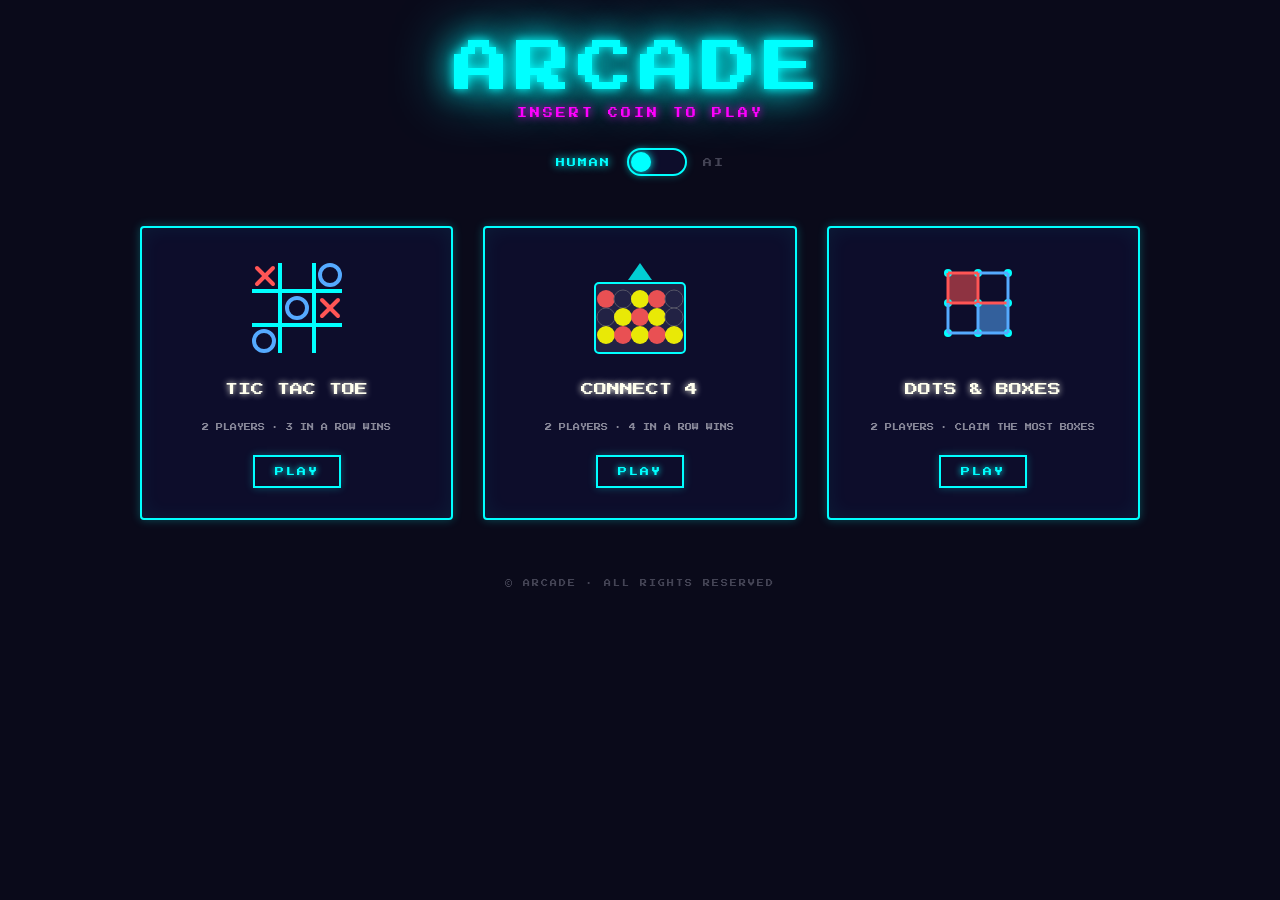
<file: Arcade/index.html>
<!DOCTYPE html>
<html lang="en">
<head>
  <meta charset="UTF-8">
  <meta name="viewport" content="width=device-width, initial-scale=1.0">
  <title>Arcade</title>
  <link href="https://fonts.googleapis.com/css2?family=Press+Start+2P&display=swap" rel="stylesheet">
  <link rel="stylesheet" href="css/arcade.css">
</head>
<body>

  <div class="title">ARCADE</div>
  <div class="subtitle">INSERT COIN TO PLAY</div>

  <div class="toggle-wrap">
    <span class="toggle-label human" id="label-human">HUMAN</span>
    <div class="toggle-track" id="toggle" onclick="switchMode()">
      <div class="toggle-knob"></div>
    </div>
    <span class="toggle-label ai dim" id="label-ai">AI</span>
  </div>

  <!-- Human vs Human games -->
  <div class="games-section active" id="section-human">
    <div class="games-grid">

      <a class="game-card" href="tictactoe.html">
        <svg class="game-icon" viewBox="0 0 100 100">
          <line x1="33" y1="5" x2="33" y2="95" stroke="#0ff" stroke-width="4"/>
          <line x1="67" y1="5" x2="67" y2="95" stroke="#0ff" stroke-width="4"/>
          <line x1="5" y1="33" x2="95" y2="33" stroke="#0ff" stroke-width="4"/>
          <line x1="5" y1="67" x2="95" y2="67" stroke="#0ff" stroke-width="4"/>
          <line x1="10" y1="10" x2="26" y2="26" stroke="#f55" stroke-width="4" stroke-linecap="round"/>
          <line x1="26" y1="10" x2="10" y2="26" stroke="#f55" stroke-width="4" stroke-linecap="round"/>
          <circle cx="50" cy="50" r="10" stroke="#5af" stroke-width="4" fill="none"/>
          <line x1="75" y1="58" x2="91" y2="42" stroke="#f55" stroke-width="4" stroke-linecap="round"/>
          <line x1="75" y1="42" x2="91" y2="58" stroke="#f55" stroke-width="4" stroke-linecap="round"/>
          <circle cx="17" cy="83" r="10" stroke="#5af" stroke-width="4" fill="none"/>
          <circle cx="83" cy="17" r="10" stroke="#5af" stroke-width="4" fill="none"/>
        </svg>
        <div class="game-name">TIC TAC TOE</div>
        <div class="game-desc">2 PLAYERS · 3 IN A ROW WINS</div>
        <button class="play-btn">PLAY</button>
      </a>

      <a class="game-card" href="connect4.html">
        <svg class="game-icon" viewBox="0 0 100 100">
          <rect x="5" y="25" width="90" height="70" rx="4" fill="#224" stroke="#0ff" stroke-width="2"/>
          <circle cx="16" cy="41" r="9" fill="#f55" opacity="0.9"/>
          <circle cx="33" cy="41" r="9" fill="#224" stroke="#556" stroke-width="1"/>
          <circle cx="50" cy="41" r="9" fill="#ff0" opacity="0.9"/>
          <circle cx="67" cy="41" r="9" fill="#f55" opacity="0.9"/>
          <circle cx="84" cy="41" r="9" fill="#224" stroke="#556" stroke-width="1"/>
          <circle cx="16" cy="59" r="9" fill="#224" stroke="#556" stroke-width="1"/>
          <circle cx="33" cy="59" r="9" fill="#ff0" opacity="0.9"/>
          <circle cx="50" cy="59" r="9" fill="#f55" opacity="0.9"/>
          <circle cx="67" cy="59" r="9" fill="#ff0" opacity="0.9"/>
          <circle cx="84" cy="59" r="9" fill="#224" stroke="#556" stroke-width="1"/>
          <circle cx="16" cy="77" r="9" fill="#ff0" opacity="0.9"/>
          <circle cx="33" cy="77" r="9" fill="#f55" opacity="0.9"/>
          <circle cx="50" cy="77" r="9" fill="#ff0" opacity="0.9"/>
          <circle cx="67" cy="77" r="9" fill="#f55" opacity="0.9"/>
          <circle cx="84" cy="77" r="9" fill="#ff0" opacity="0.9"/>
          <polygon points="50,5 38,22 62,22" fill="#0ff" opacity="0.8"/>
        </svg>
        <div class="game-name">CONNECT 4</div>
        <div class="game-desc">2 PLAYERS · 4 IN A ROW WINS</div>
        <button class="play-btn">PLAY</button>
      </a>

      <a class="game-card" href="dotsandboxes.html">
        <svg class="game-icon" viewBox="0 0 100 100">
          <rect x="15" y="15" width="30" height="30" fill="#f558" stroke="none"/>
          <rect x="45" y="45" width="30" height="30" fill="#5af8" stroke="none"/>
          <circle cx="15" cy="15" r="4" fill="#0ff"/>
          <circle cx="45" cy="15" r="4" fill="#0ff"/>
          <circle cx="75" cy="15" r="4" fill="#0ff"/>
          <circle cx="15" cy="45" r="4" fill="#0ff"/>
          <circle cx="45" cy="45" r="4" fill="#0ff"/>
          <circle cx="75" cy="45" r="4" fill="#0ff"/>
          <circle cx="15" cy="75" r="4" fill="#0ff"/>
          <circle cx="45" cy="75" r="4" fill="#0ff"/>
          <circle cx="75" cy="75" r="4" fill="#0ff"/>
          <line x1="15" y1="15" x2="45" y2="15" stroke="#f55" stroke-width="3"/>
          <line x1="45" y1="15" x2="75" y2="15" stroke="#5af" stroke-width="3"/>
          <line x1="15" y1="45" x2="45" y2="45" stroke="#f55" stroke-width="3"/>
          <line x1="45" y1="45" x2="75" y2="45" stroke="#f55" stroke-width="3"/>
          <line x1="15" y1="75" x2="45" y2="75" stroke="#5af" stroke-width="3"/>
          <line x1="45" y1="75" x2="75" y2="75" stroke="#5af" stroke-width="3"/>
          <line x1="15" y1="15" x2="15" y2="45" stroke="#f55" stroke-width="3"/>
          <line x1="45" y1="15" x2="45" y2="45" stroke="#f55" stroke-width="3"/>
          <line x1="75" y1="15" x2="75" y2="45" stroke="#5af" stroke-width="3"/>
          <line x1="15" y1="45" x2="15" y2="75" stroke="#5af" stroke-width="3"/>
          <line x1="45" y1="45" x2="45" y2="75" stroke="#5af" stroke-width="3"/>
          <line x1="75" y1="45" x2="75" y2="75" stroke="#5af" stroke-width="3"/>
        </svg>
        <div class="game-name">DOTS & BOXES</div>
        <div class="game-desc">2 PLAYERS · CLAIM THE MOST BOXES</div>
        <button class="play-btn">PLAY</button>
      </a>

    </div>
  </div>

  <!-- AI games -->
  <div class="games-section" id="section-ai">
    <div class="games-grid">

      <!-- TTT AI: grid #0ff→#f0f, X #f55→#5af, O #5af→#f55 -->
      <a class="game-card" href="tictactoe-ai.html">
        <svg class="game-icon" viewBox="0 0 100 100">
          <line x1="33" y1="5" x2="33" y2="95" stroke="#f0f" stroke-width="4"/>
          <line x1="67" y1="5" x2="67" y2="95" stroke="#f0f" stroke-width="4"/>
          <line x1="5" y1="33" x2="95" y2="33" stroke="#f0f" stroke-width="4"/>
          <line x1="5" y1="67" x2="95" y2="67" stroke="#f0f" stroke-width="4"/>
          <line x1="10" y1="10" x2="26" y2="26" stroke="#5af" stroke-width="4" stroke-linecap="round"/>
          <line x1="26" y1="10" x2="10" y2="26" stroke="#5af" stroke-width="4" stroke-linecap="round"/>
          <circle cx="50" cy="50" r="10" stroke="#f55" stroke-width="4" fill="none"/>
          <line x1="75" y1="58" x2="91" y2="42" stroke="#5af" stroke-width="4" stroke-linecap="round"/>
          <line x1="75" y1="42" x2="91" y2="58" stroke="#5af" stroke-width="4" stroke-linecap="round"/>
          <circle cx="17" cy="83" r="10" stroke="#f55" stroke-width="4" fill="none"/>
          <circle cx="83" cy="17" r="10" stroke="#f55" stroke-width="4" fill="none"/>
        </svg>
        <div class="game-name">TIC TAC TOE</div>
        <div class="coming-tag">VS AI</div>
        <div class="game-desc">CHALLENGE THE MACHINE</div>
        <button class="play-btn">PLAY</button>
      </a>

      <!-- Connect4 AI: board border #0ff→#f0f, arrow #0ff→#f0f, red #f55→#5af, yellow stays -->
      <a class="game-card coming-soon">
        <svg class="game-icon" viewBox="0 0 100 100">
          <rect x="5" y="25" width="90" height="70" rx="4" fill="#224" stroke="#f0f" stroke-width="2"/>
          <circle cx="16" cy="41" r="9" fill="#5af" opacity="0.9"/>
          <circle cx="33" cy="41" r="9" fill="#224" stroke="#556" stroke-width="1"/>
          <circle cx="50" cy="41" r="9" fill="#ff0" opacity="0.9"/>
          <circle cx="67" cy="41" r="9" fill="#5af" opacity="0.9"/>
          <circle cx="84" cy="41" r="9" fill="#224" stroke="#556" stroke-width="1"/>
          <circle cx="16" cy="59" r="9" fill="#224" stroke="#556" stroke-width="1"/>
          <circle cx="33" cy="59" r="9" fill="#ff0" opacity="0.9"/>
          <circle cx="50" cy="59" r="9" fill="#5af" opacity="0.9"/>
          <circle cx="67" cy="59" r="9" fill="#ff0" opacity="0.9"/>
          <circle cx="84" cy="59" r="9" fill="#224" stroke="#556" stroke-width="1"/>
          <circle cx="16" cy="77" r="9" fill="#ff0" opacity="0.9"/>
          <circle cx="33" cy="77" r="9" fill="#5af" opacity="0.9"/>
          <circle cx="50" cy="77" r="9" fill="#ff0" opacity="0.9"/>
          <circle cx="67" cy="77" r="9" fill="#5af" opacity="0.9"/>
          <circle cx="84" cy="77" r="9" fill="#ff0" opacity="0.9"/>
          <polygon points="50,5 38,22 62,22" fill="#f0f" opacity="0.8"/>
        </svg>
        <div class="game-name">CONNECT 4</div>
        <div class="coming-tag">VS AI</div>
        <div class="game-desc">CAN YOU BEAT THE BOT?</div>
        <button class="play-btn">COMING SOON</button>
      </a>

      <!-- Dots AI: dots #0ff→#f0f, box fills #f55→#5af & #5af→#f55, lines same swap -->
      <a class="game-card coming-soon">
        <svg class="game-icon" viewBox="0 0 100 100">
          <rect x="15" y="15" width="30" height="30" fill="#5af8" stroke="none"/>
          <rect x="45" y="45" width="30" height="30" fill="#f558" stroke="none"/>
          <circle cx="15" cy="15" r="4" fill="#f0f"/>
          <circle cx="45" cy="15" r="4" fill="#f0f"/>
          <circle cx="75" cy="15" r="4" fill="#f0f"/>
          <circle cx="15" cy="45" r="4" fill="#f0f"/>
          <circle cx="45" cy="45" r="4" fill="#f0f"/>
          <circle cx="75" cy="45" r="4" fill="#f0f"/>
          <circle cx="15" cy="75" r="4" fill="#f0f"/>
          <circle cx="45" cy="75" r="4" fill="#f0f"/>
          <circle cx="75" cy="75" r="4" fill="#f0f"/>
          <line x1="15" y1="15" x2="45" y2="15" stroke="#5af" stroke-width="3"/>
          <line x1="45" y1="15" x2="75" y2="15" stroke="#f55" stroke-width="3"/>
          <line x1="15" y1="45" x2="45" y2="45" stroke="#5af" stroke-width="3"/>
          <line x1="45" y1="45" x2="75" y2="45" stroke="#5af" stroke-width="3"/>
          <line x1="15" y1="75" x2="45" y2="75" stroke="#f55" stroke-width="3"/>
          <line x1="45" y1="75" x2="75" y2="75" stroke="#f55" stroke-width="3"/>
          <line x1="15" y1="15" x2="15" y2="45" stroke="#5af" stroke-width="3"/>
          <line x1="45" y1="15" x2="45" y2="45" stroke="#5af" stroke-width="3"/>
          <line x1="75" y1="15" x2="75" y2="45" stroke="#f55" stroke-width="3"/>
          <line x1="15" y1="45" x2="15" y2="75" stroke="#f55" stroke-width="3"/>
          <line x1="45" y1="45" x2="45" y2="75" stroke="#f55" stroke-width="3"/>
          <line x1="75" y1="45" x2="75" y2="75" stroke="#f55" stroke-width="3"/>
        </svg>
        <div class="game-name">DOTS & BOXES</div>
        <div class="coming-tag">VS AI</div>
        <div class="game-desc">OUTSMART THE ALGORITHM</div>
        <button class="play-btn">COMING SOON</button>
      </a>

    </div>
  </div>

  <footer>© ARCADE · ALL RIGHTS RESERVED</footer>

  <script>
    let isAI = false;

    function switchMode() {
      isAI = !isAI;
      document.getElementById('toggle').classList.toggle('ai-mode', isAI);
      document.getElementById('label-human').classList.toggle('dim', isAI);
      document.getElementById('label-ai').classList.toggle('dim', !isAI);
      document.getElementById('section-human').classList.toggle('active', !isAI);
      document.getElementById('section-ai').classList.toggle('active', isAI);
    }
  </script>

</body>
</html>
</file>
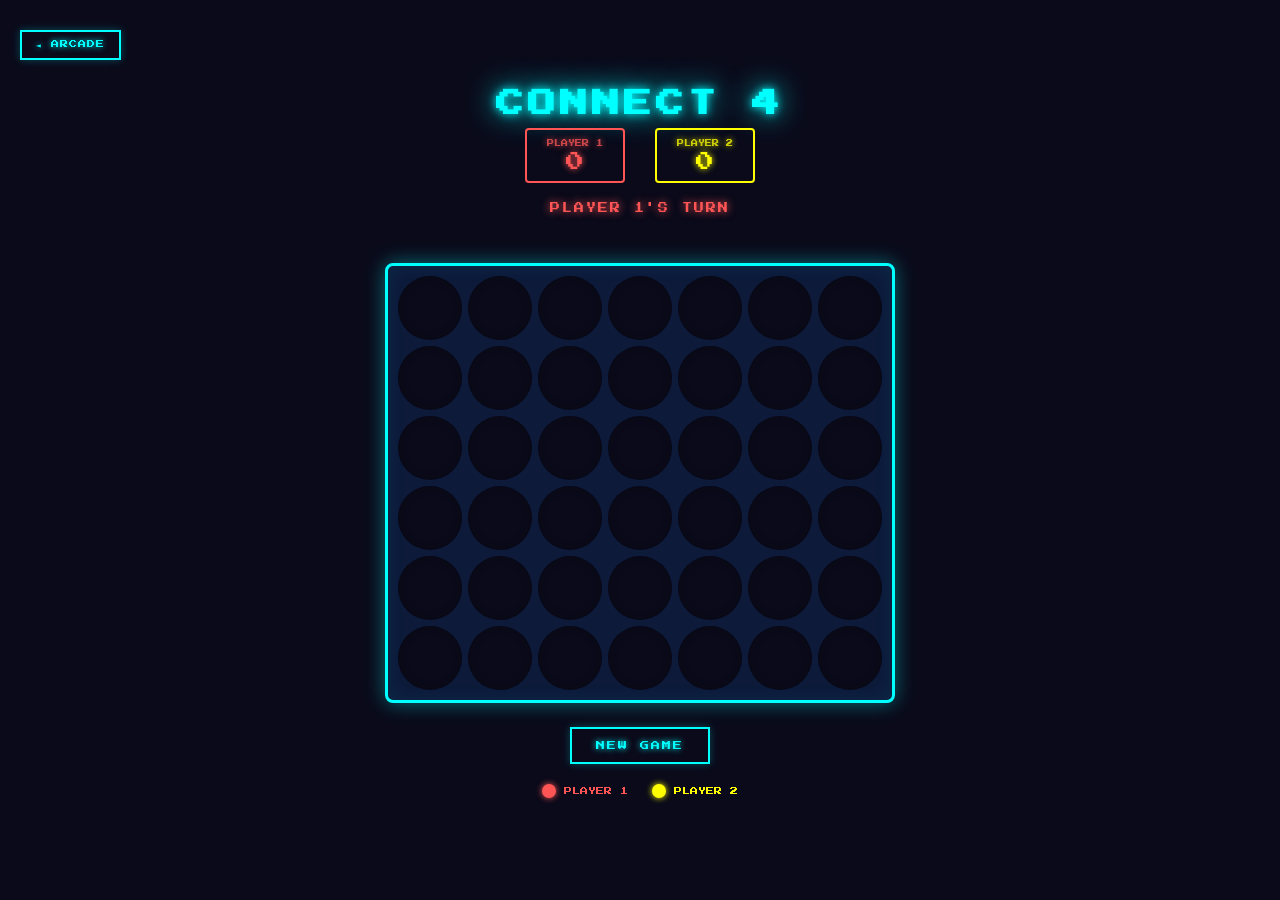
<file: Arcade/connect4.html>
<!DOCTYPE html>
<html lang="en">
<head>
  <meta charset="UTF-8">
  <meta name="viewport" content="width=device-width, initial-scale=1.0">
  <title>Connect 4</title>
  <link href="https://fonts.googleapis.com/css2?family=Press+Start+2P&display=swap" rel="stylesheet">
  <style>
    *, *::before, *::after { box-sizing: border-box; margin: 0; padding: 0; }

    body {
      background: #0a0a1a;
      color: #fff;
      font-family: 'Press Start 2P', monospace;
      min-height: 100vh;
      display: flex;
      flex-direction: column;
      align-items: center;
      padding: 30px 20px;
    }

    .back-btn {
      align-self: flex-start;
      font-family: 'Press Start 2P', monospace;
      font-size: 8px;
      background: transparent;
      border: 2px solid #0ff;
      color: #0ff;
      padding: 8px 14px;
      cursor: pointer;
      letter-spacing: 1px;
      text-decoration: none;
      text-shadow: 0 0 6px #0ff;
      box-shadow: 0 0 8px #0ff4;
      transition: all 0.2s;
      margin-bottom: 30px;
    }
    .back-btn:hover { border-color: #f0f; color: #f0f; text-shadow: 0 0 6px #f0f; }

    h1 {
      font-size: clamp(16px, 4vw, 28px);
      color: #0ff;
      text-shadow: 0 0 10px #0ff, 0 0 30px #0ff;
      letter-spacing: 4px;
      margin-bottom: 10px;
    }

    .scoreboard {
      display: flex;
      gap: 30px;
      margin-bottom: 20px;
      font-size: 9px;
    }

    .score-block {
      text-align: center;
      padding: 10px 20px;
      border: 2px solid #333;
      border-radius: 4px;
    }
    .score-block.p1 { border-color: #f55; color: #f55; text-shadow: 0 0 6px #f55; }
    .score-block.p2 { border-color: #ff0; color: #ff0; text-shadow: 0 0 6px #ff0; }
    .score-label { font-size: 7px; margin-bottom: 6px; opacity: 0.8; }
    .score-value { font-size: 18px; }

    .status {
      font-size: 10px;
      margin-bottom: 16px;
      min-height: 20px;
      letter-spacing: 2px;
      text-shadow: 0 0 8px currentColor;
    }

    .drop-indicators {
      display: flex;
      gap: 6px;
      margin-bottom: 4px;
    }

    .drop-arrow {
      width: clamp(44px, 9vw, 64px);
      height: 20px;
      display: flex;
      align-items: center;
      justify-content: center;
      font-size: 14px;
      cursor: pointer;
      color: transparent;
      transition: color 0.15s;
      user-select: none;
    }

    .drop-arrow:hover { color: #fff; }
    .drop-arrow.p1-hover { color: #f55; text-shadow: 0 0 8px #f55; }
    .drop-arrow.p2-hover { color: #ff0; text-shadow: 0 0 8px #ff0; }

    .board-wrap {
      background: #0d1a3a;
      border: 3px solid #0ff;
      border-radius: 8px;
      padding: 10px;
      box-shadow: 0 0 20px #0ff6, inset 0 0 20px #0ff1;
      margin-bottom: 24px;
    }

    .board {
      display: grid;
      grid-template-columns: repeat(7, 1fr);
      gap: 6px;
    }

    .cell {
      width: clamp(44px, 9vw, 64px);
      height: clamp(44px, 9vw, 64px);
      border-radius: 50%;
      background: #0a0a1a;
      box-shadow: inset 0 0 8px #0004;
      transition: background 0.2s, box-shadow 0.2s;
    }

    .cell.p1 {
      background: #f55;
      box-shadow: 0 0 10px #f55, 0 0 20px #f554, inset 0 2px 4px #fff3;
    }

    .cell.p2 {
      background: #ff0;
      box-shadow: 0 0 10px #ff0, 0 0 20px #ff06, inset 0 2px 4px #fff3;
    }

    .cell.win-cell {
      animation: glow 0.5s ease-in-out infinite alternate;
    }

    @keyframes glow {
      from { filter: brightness(1); }
      to   { filter: brightness(1.8); }
    }

    .btn {
      font-family: 'Press Start 2P', monospace;
      font-size: 9px;
      background: transparent;
      border: 2px solid #0ff;
      color: #0ff;
      padding: 12px 24px;
      cursor: pointer;
      letter-spacing: 2px;
      text-shadow: 0 0 6px #0ff;
      box-shadow: 0 0 8px #0ff4;
      transition: all 0.2s;
    }
    .btn:hover { border-color: #f0f; color: #f0f; text-shadow: 0 0 6px #f0f; box-shadow: 0 0 12px #f0f6; }

    .legend {
      display: flex;
      gap: 24px;
      margin-top: 20px;
      font-size: 8px;
    }
    .legend-item { display: flex; align-items: center; gap: 8px; }
    .legend-dot { width: 14px; height: 14px; border-radius: 50%; }
    .legend-dot.p1 { background: #f55; box-shadow: 0 0 6px #f55; }
    .legend-dot.p2 { background: #ff0; box-shadow: 0 0 6px #ff0; }
  </style>
</head>
<body>

  <a class="back-btn" href="index.html">◄ ARCADE</a>
  <h1>CONNECT 4</h1>

  <div class="scoreboard">
    <div class="score-block p1">
      <div class="score-label">PLAYER 1</div>
      <div class="score-value" id="score-p1">0</div>
    </div>
    <div class="score-block p2">
      <div class="score-label">PLAYER 2</div>
      <div class="score-value" id="score-p2">0</div>
    </div>
  </div>

  <div class="status" id="status"></div>

  <div class="drop-indicators" id="arrows"></div>

  <div class="board-wrap">
    <div class="board" id="board"></div>
  </div>

  <button class="btn" id="reset-btn">NEW GAME</button>

  <div class="legend">
    <div class="legend-item"><div class="legend-dot p1"></div><span style="color:#f55">PLAYER 1</span></div>
    <div class="legend-item"><div class="legend-dot p2"></div><span style="color:#ff0">PLAYER 2</span></div>
  </div>

  <script src="js/human.js"></script>

</body>
</html>
</file>
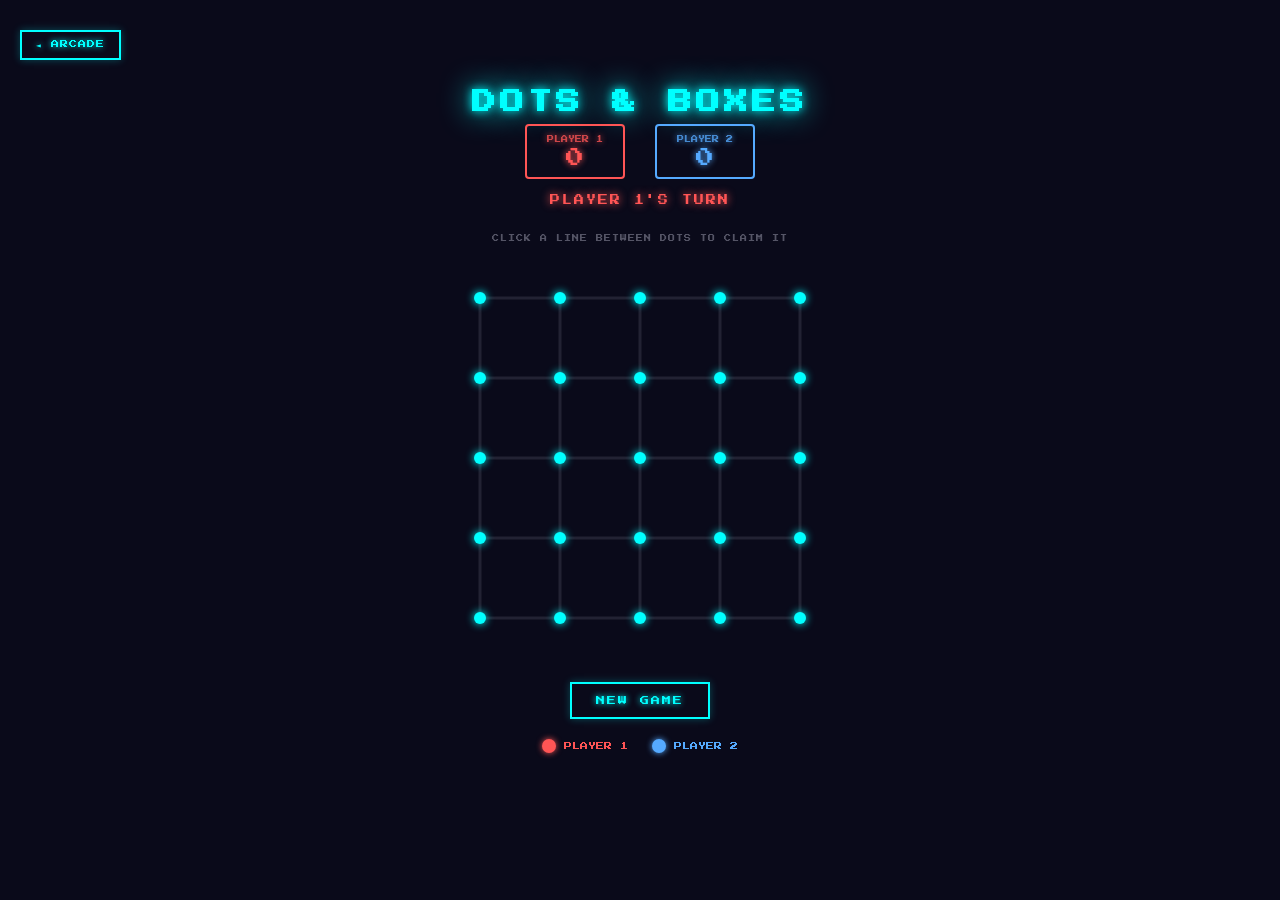
<file: Arcade/dotsandboxes.html>
<!DOCTYPE html>
<html lang="en">
<head>
  <meta charset="UTF-8">
  <meta name="viewport" content="width=device-width, initial-scale=1.0">
  <title>Dots & Boxes</title>
  <link href="https://fonts.googleapis.com/css2?family=Press+Start+2P&display=swap" rel="stylesheet">
  <style>
    *, *::before, *::after { box-sizing: border-box; margin: 0; padding: 0; }

    body {
      background: #0a0a1a;
      color: #fff;
      font-family: 'Press Start 2P', monospace;
      min-height: 100vh;
      display: flex;
      flex-direction: column;
      align-items: center;
      padding: 30px 20px;
    }

    .back-btn {
      align-self: flex-start;
      font-family: 'Press Start 2P', monospace;
      font-size: 8px;
      background: transparent;
      border: 2px solid #0ff;
      color: #0ff;
      padding: 8px 14px;
      cursor: pointer;
      letter-spacing: 1px;
      text-decoration: none;
      text-shadow: 0 0 6px #0ff;
      box-shadow: 0 0 8px #0ff4;
      transition: all 0.2s;
      margin-bottom: 30px;
    }
    .back-btn:hover { border-color: #f0f; color: #f0f; text-shadow: 0 0 6px #f0f; }

    h1 {
      font-size: clamp(14px, 3.5vw, 24px);
      color: #0ff;
      text-shadow: 0 0 10px #0ff, 0 0 30px #0ff;
      letter-spacing: 4px;
      margin-bottom: 10px;
    }

    .scoreboard {
      display: flex;
      gap: 30px;
      margin-bottom: 16px;
      font-size: 9px;
    }

    .score-block {
      text-align: center;
      padding: 10px 20px;
      border: 2px solid #333;
      border-radius: 4px;
    }
    .score-block.p1 { border-color: #f55; color: #f55; text-shadow: 0 0 6px #f55; }
    .score-block.p2 { border-color: #5af; color: #5af; text-shadow: 0 0 6px #5af; }
    .score-label { font-size: 7px; margin-bottom: 6px; opacity: 0.8; }
    .score-value { font-size: 18px; }

    .status {
      font-size: 10px;
      margin-bottom: 20px;
      min-height: 20px;
      letter-spacing: 2px;
      text-shadow: 0 0 8px currentColor;
    }

    .hint {
      font-size: 7px;
      color: #556;
      margin-bottom: 16px;
      letter-spacing: 1px;
    }

    /* Canvas-based board */
    canvas {
      cursor: pointer;
      display: block;
      margin-bottom: 24px;
    }

    .btn {
      font-family: 'Press Start 2P', monospace;
      font-size: 9px;
      background: transparent;
      border: 2px solid #0ff;
      color: #0ff;
      padding: 12px 24px;
      cursor: pointer;
      letter-spacing: 2px;
      text-shadow: 0 0 6px #0ff;
      box-shadow: 0 0 8px #0ff4;
      transition: all 0.2s;
    }
    .btn:hover { border-color: #f0f; color: #f0f; text-shadow: 0 0 6px #f0f; box-shadow: 0 0 12px #f0f6; }

    .legend {
      display: flex;
      gap: 24px;
      margin-top: 20px;
      font-size: 8px;
    }
    .legend-item { display: flex; align-items: center; gap: 8px; }
    .legend-dot { width: 14px; height: 14px; border-radius: 50%; }
    .legend-dot.p1 { background: #f55; box-shadow: 0 0 6px #f55; }
    .legend-dot.p2 { background: #5af; box-shadow: 0 0 6px #5af; }
  </style>
</head>
<body>

  <a class="back-btn" href="index.html">◄ ARCADE</a>
  <h1>DOTS & BOXES</h1>

  <div class="scoreboard">
    <div class="score-block p1">
      <div class="score-label">PLAYER 1</div>
      <div class="score-value" id="score-p1">0</div>
    </div>
    <div class="score-block p2">
      <div class="score-label">PLAYER 2</div>
      <div class="score-value" id="score-p2">0</div>
    </div>
  </div>

  <div class="status" id="status"></div>
  <div class="hint">CLICK A LINE BETWEEN DOTS TO CLAIM IT</div>

  <canvas id="canvas"></canvas>

  <button class="btn" id="reset-btn">NEW GAME</button>

  <div class="legend">
    <div class="legend-item"><div class="legend-dot p1"></div><span style="color:#f55">PLAYER 1</span></div>
    <div class="legend-item"><div class="legend-dot p2"></div><span style="color:#5af">PLAYER 2</span></div>
  </div>

  <script src="js/human.js"></script>

</body>
</html>
</file>
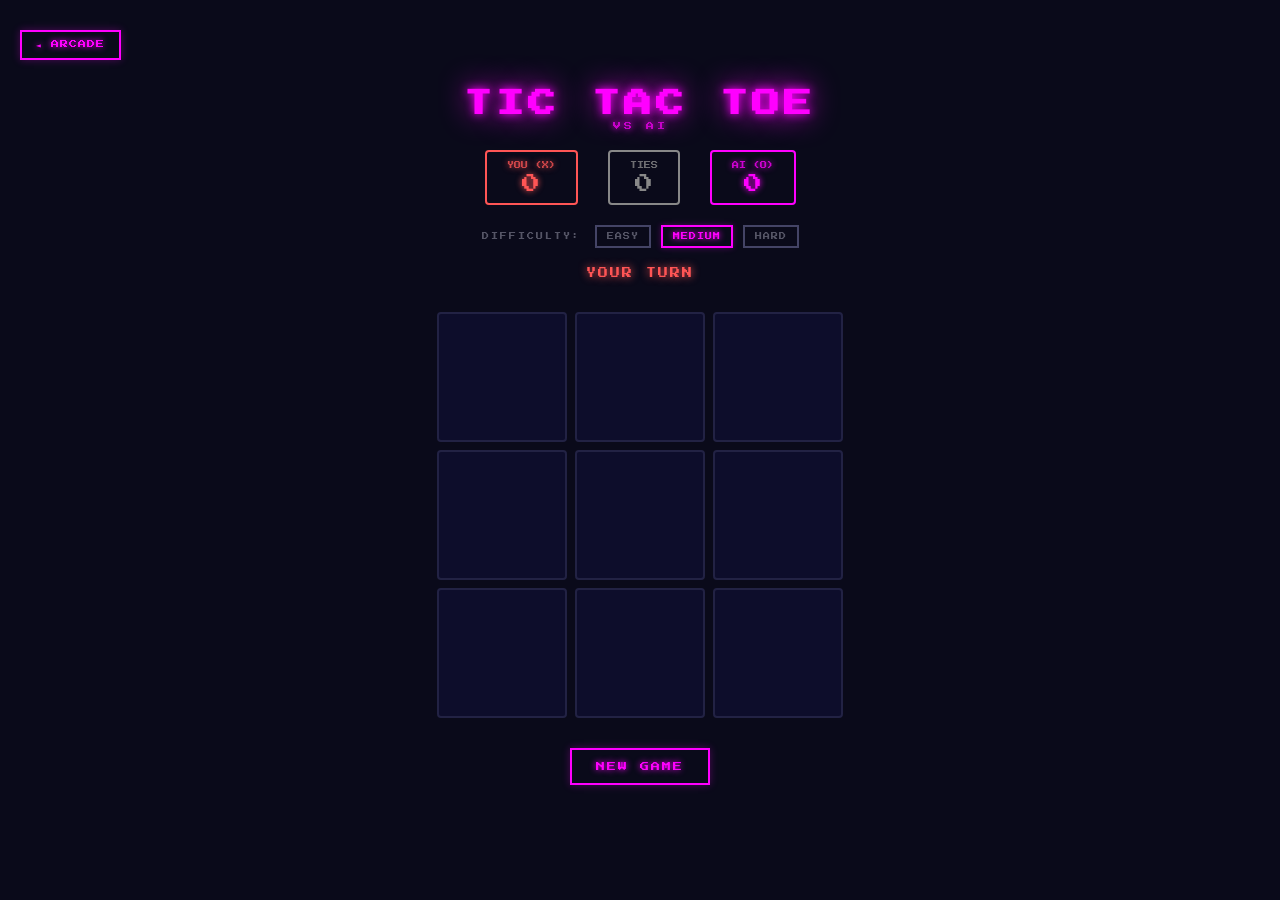
<file: Arcade/tictactoe-ai.html>
<!DOCTYPE html>
<html lang="en">
<head>
  <meta charset="UTF-8">
  <meta name="viewport" content="width=device-width, initial-scale=1.0">
  <title>Tic Tac Toe vs AI</title>
  <link href="https://fonts.googleapis.com/css2?family=Press+Start+2P&display=swap" rel="stylesheet">
  <style>
    *, *::before, *::after { box-sizing: border-box; margin: 0; padding: 0; }

    body {
      background: #0a0a1a;
      color: #fff;
      font-family: 'Press Start 2P', monospace;
      min-height: 100vh;
      display: flex;
      flex-direction: column;
      align-items: center;
      padding: 30px 20px;
    }

    .back-btn {
      align-self: flex-start;
      font-family: 'Press Start 2P', monospace;
      font-size: 8px;
      background: transparent;
      border: 2px solid #f0f;
      color: #f0f;
      padding: 8px 14px;
      cursor: pointer;
      letter-spacing: 1px;
      text-decoration: none;
      text-shadow: 0 0 6px #f0f;
      box-shadow: 0 0 8px #f0f4;
      transition: all 0.2s;
      margin-bottom: 30px;
    }
    .back-btn:hover { border-color: #0ff; color: #0ff; text-shadow: 0 0 6px #0ff; }

    h1 {
      font-size: clamp(16px, 4vw, 28px);
      color: #f0f;
      text-shadow: 0 0 10px #f0f, 0 0 30px #f0f;
      letter-spacing: 4px;
      margin-bottom: 4px;
    }

    .vs-tag {
      font-size: 8px;
      color: #f0fa;
      letter-spacing: 3px;
      margin-bottom: 20px;
      text-shadow: 0 0 6px #f0f;
    }

    .scoreboard {
      display: flex;
      gap: 30px;
      margin-bottom: 20px;
      font-size: 9px;
    }

    .score-block {
      text-align: center;
      padding: 10px 20px;
      border: 2px solid #333;
      border-radius: 4px;
    }

    .score-block.you  { border-color: #f55; color: #f55; text-shadow: 0 0 6px #f55; }
    .score-block.ai   { border-color: #f0f; color: #f0f; text-shadow: 0 0 6px #f0f; }
    .score-block.tie  { border-color: #888; color: #888; }

    .score-label { font-size: 7px; margin-bottom: 6px; opacity: 0.8; }
    .score-value { font-size: 18px; }

    .status {
      font-size: 10px;
      margin-bottom: 24px;
      min-height: 20px;
      letter-spacing: 2px;
      text-shadow: 0 0 8px currentColor;
      transition: color 0.2s;
    }

    .board {
      display: grid;
      grid-template-columns: repeat(3, 1fr);
      gap: 8px;
      margin-bottom: 30px;
    }

    .cell {
      width: clamp(90px, 22vw, 130px);
      height: clamp(90px, 22vw, 130px);
      background: #0d0d2b;
      border: 2px solid #224;
      border-radius: 4px;
      display: flex;
      align-items: center;
      justify-content: center;
      font-size: clamp(36px, 9vw, 56px);
      cursor: pointer;
      transition: background 0.15s, border-color 0.15s;
      user-select: none;
    }

    .cell:hover:not(.taken) {
      background: #1a0d2b;
      border-color: #f0f4;
    }

    .cell.x   { color: #f55; text-shadow: 0 0 12px #f55; border-color: #f554; cursor: default; }
    .cell.o   { color: #f0f; text-shadow: 0 0 12px #f0f; border-color: #f0f4; cursor: default; }
    .cell.taken { cursor: default; }
    .cell.thinking { cursor: default; }

    .cell.win-cell { animation: pulse 0.6s ease-in-out infinite alternate; }

    @keyframes pulse {
      from { background: #150d2b; }
      to   { background: #2a0a2a; }
    }

    .btn {
      font-family: 'Press Start 2P', monospace;
      font-size: 9px;
      background: transparent;
      border: 2px solid #f0f;
      color: #f0f;
      padding: 12px 24px;
      cursor: pointer;
      letter-spacing: 2px;
      text-shadow: 0 0 6px #f0f;
      box-shadow: 0 0 8px #f0f4;
      transition: all 0.2s;
    }
    .btn:hover { border-color: #0ff; color: #0ff; text-shadow: 0 0 6px #0ff; box-shadow: 0 0 12px #0ff6; }

    .difficulty-wrap {
      display: flex;
      gap: 10px;
      margin-bottom: 20px;
      align-items: center;
    }

    .diff-label { font-size: 7px; color: #556; letter-spacing: 2px; margin-right: 4px; }

    .diff-btn {
      font-family: 'Press Start 2P', monospace;
      font-size: 7px;
      background: transparent;
      border: 2px solid #446;
      color: #556;
      padding: 6px 10px;
      cursor: pointer;
      letter-spacing: 1px;
      transition: all 0.2s;
    }

    .diff-btn.active {
      border-color: #f0f;
      color: #f0f;
      text-shadow: 0 0 6px #f0f;
      box-shadow: 0 0 6px #f0f4;
    }

    .diff-btn:hover:not(.active) { border-color: #778; color: #889; }
  </style>
</head>
<body>

  <a class="back-btn" href="index.html">◄ ARCADE</a>
  <h1>TIC TAC TOE</h1>
  <div class="vs-tag">VS AI</div>

  <div class="scoreboard">
    <div class="score-block you">
      <div class="score-label">YOU (X)</div>
      <div class="score-value" id="score-you">0</div>
    </div>
    <div class="score-block tie">
      <div class="score-label">TIES</div>
      <div class="score-value" id="score-tie">0</div>
    </div>
    <div class="score-block ai">
      <div class="score-label">AI (O)</div>
      <div class="score-value" id="score-ai">0</div>
    </div>
  </div>

  <div class="difficulty-wrap">
    <span class="diff-label">DIFFICULTY:</span>
    <button class="diff-btn" data-d="easy" onclick="setDiff('easy')">EASY</button>
    <button class="diff-btn active" data-d="medium" onclick="setDiff('medium')">MEDIUM</button>
    <button class="diff-btn" data-d="hard" onclick="setDiff('hard')">HARD</button>
  </div>

  <div class="status" id="status"></div>

  <div class="board" id="board">
    <div class="cell" data-i="0"></div>
    <div class="cell" data-i="1"></div>
    <div class="cell" data-i="2"></div>
    <div class="cell" data-i="3"></div>
    <div class="cell" data-i="4"></div>
    <div class="cell" data-i="5"></div>
    <div class="cell" data-i="6"></div>
    <div class="cell" data-i="7"></div>
    <div class="cell" data-i="8"></div>
  </div>

  <button class="btn" id="reset-btn">NEW GAME</button>

  <script src="js/ai.js"></script>

</body>
</html>
</file>
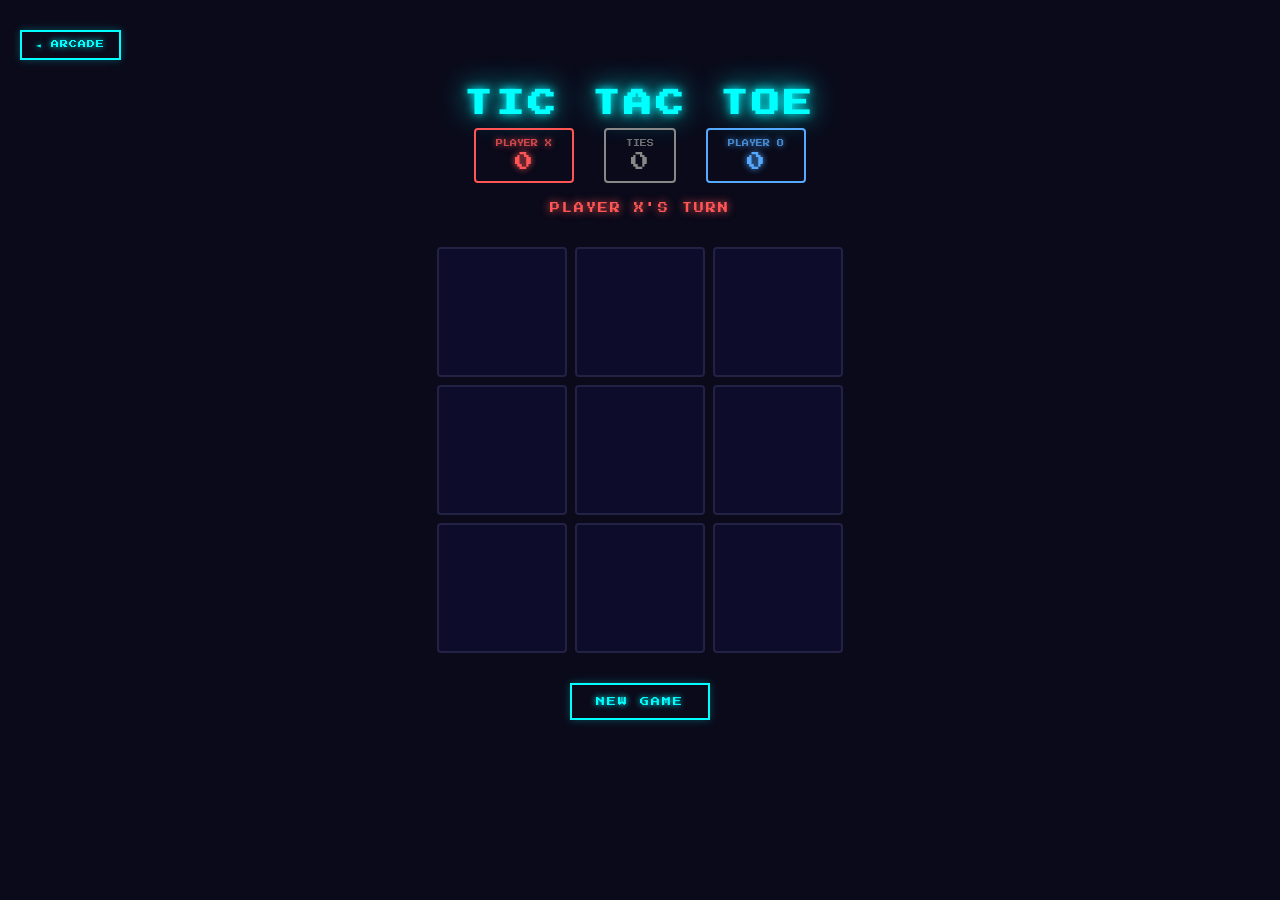
<file: Arcade/tictactoe.html>
<!DOCTYPE html>
<html lang="en">
<head>
  <meta charset="UTF-8">
  <meta name="viewport" content="width=device-width, initial-scale=1.0">
  <title>Tic Tac Toe</title>
  <link href="https://fonts.googleapis.com/css2?family=Press+Start+2P&display=swap" rel="stylesheet">
  <style>
    *, *::before, *::after { box-sizing: border-box; margin: 0; padding: 0; }

    body {
      background: #0a0a1a;
      color: #fff;
      font-family: 'Press Start 2P', monospace;
      min-height: 100vh;
      display: flex;
      flex-direction: column;
      align-items: center;
      padding: 30px 20px;
    }

    .back-btn {
      align-self: flex-start;
      font-family: 'Press Start 2P', monospace;
      font-size: 8px;
      background: transparent;
      border: 2px solid #0ff;
      color: #0ff;
      padding: 8px 14px;
      cursor: pointer;
      letter-spacing: 1px;
      text-decoration: none;
      text-shadow: 0 0 6px #0ff;
      box-shadow: 0 0 8px #0ff4;
      transition: all 0.2s;
      margin-bottom: 30px;
    }
    .back-btn:hover { border-color: #f0f; color: #f0f; text-shadow: 0 0 6px #f0f; }

    h1 {
      font-size: clamp(16px, 4vw, 28px);
      color: #0ff;
      text-shadow: 0 0 10px #0ff, 0 0 30px #0ff;
      letter-spacing: 4px;
      margin-bottom: 10px;
    }

    .scoreboard {
      display: flex;
      gap: 30px;
      margin-bottom: 20px;
      font-size: 9px;
    }

    .score-block {
      text-align: center;
      padding: 10px 20px;
      border: 2px solid #333;
      border-radius: 4px;
    }

    .score-block.x { border-color: #f55; color: #f55; text-shadow: 0 0 6px #f55; }
    .score-block.o { border-color: #5af; color: #5af; text-shadow: 0 0 6px #5af; }
    .score-block.tie { border-color: #888; color: #888; }

    .score-label { font-size: 7px; margin-bottom: 6px; opacity: 0.8; }
    .score-value { font-size: 18px; }

    .status {
      font-size: 10px;
      margin-bottom: 24px;
      min-height: 20px;
      letter-spacing: 2px;
      text-shadow: 0 0 8px currentColor;
      transition: color 0.2s;
    }

    .board {
      display: grid;
      grid-template-columns: repeat(3, 1fr);
      gap: 8px;
      margin-bottom: 30px;
    }

    .cell {
      width: clamp(90px, 22vw, 130px);
      height: clamp(90px, 22vw, 130px);
      background: #0d0d2b;
      border: 2px solid #224;
      border-radius: 4px;
      display: flex;
      align-items: center;
      justify-content: center;
      font-size: clamp(36px, 9vw, 56px);
      cursor: pointer;
      transition: background 0.15s, border-color 0.15s;
      user-select: none;
    }

    .cell:hover:not(.taken) {
      background: #111133;
      border-color: #0ff4;
    }

    .cell.x { color: #f55; text-shadow: 0 0 12px #f55; border-color: #f554; cursor: default; }
    .cell.o { color: #5af; text-shadow: 0 0 12px #5af; border-color: #5af4; cursor: default; }
    .cell.taken { cursor: default; }
    .cell.win-cell { animation: pulse 0.6s ease-in-out infinite alternate; }

    @keyframes pulse {
      from { background: #111133; }
      to { background: #221133; }
    }

    .btn {
      font-family: 'Press Start 2P', monospace;
      font-size: 9px;
      background: transparent;
      border: 2px solid #0ff;
      color: #0ff;
      padding: 12px 24px;
      cursor: pointer;
      letter-spacing: 2px;
      text-shadow: 0 0 6px #0ff;
      box-shadow: 0 0 8px #0ff4;
      transition: all 0.2s;
    }
    .btn:hover { border-color: #f0f; color: #f0f; text-shadow: 0 0 6px #f0f; box-shadow: 0 0 12px #f0f6; }
  </style>
</head>
<body>

  <a class="back-btn" href="index.html">◄ ARCADE</a>
  <h1>TIC TAC TOE</h1>

  <div class="scoreboard">
    <div class="score-block x">
      <div class="score-label">PLAYER X</div>
      <div class="score-value" id="score-x">0</div>
    </div>
    <div class="score-block tie">
      <div class="score-label">TIES</div>
      <div class="score-value" id="score-tie">0</div>
    </div>
    <div class="score-block o">
      <div class="score-label">PLAYER O</div>
      <div class="score-value" id="score-o">0</div>
    </div>
  </div>

  <div class="status" id="status"></div>

  <div class="board" id="board">
    <div class="cell" data-i="0"></div>
    <div class="cell" data-i="1"></div>
    <div class="cell" data-i="2"></div>
    <div class="cell" data-i="3"></div>
    <div class="cell" data-i="4"></div>
    <div class="cell" data-i="5"></div>
    <div class="cell" data-i="6"></div>
    <div class="cell" data-i="7"></div>
    <div class="cell" data-i="8"></div>
  </div>

  <button class="btn" id="reset-btn">NEW GAME</button>

  <script>
    const WINS = [[0,1,2],[3,4,5],[6,7,8],[0,3,6],[1,4,7],[2,5,8],[0,4,8],[2,4,6]];

    let board, current, over;
    let scores = { X: 0, O: 0, tie: 0 };

    const cells = document.querySelectorAll('.cell');
    const statusEl = document.getElementById('status');
    const scoreX = document.getElementById('score-x');
    const scoreO = document.getElementById('score-o');
    const scoreTie = document.getElementById('score-tie');

    function init() {
      board = Array(9).fill('');
      current = 'X';
      over = false;
      cells.forEach(c => {
        c.textContent = '';
        c.className = 'cell';
      });
      setStatus();
    }

    function setStatus(msg) {
      if (msg) {
        statusEl.textContent = msg;
      } else {
        statusEl.style.color = current === 'X' ? '#f55' : '#5af';
        statusEl.textContent = `PLAYER ${current}'S TURN`;
      }
    }

    function checkWin() {
      for (const [a,b,c] of WINS) {
        if (board[a] && board[a] === board[b] && board[a] === board[c]) {
          return [a,b,c];
        }
      }
      return null;
    }

    function handleClick(e) {
      const cell = e.currentTarget;
      const i = +cell.dataset.i;
      if (over || board[i]) return;

      board[i] = current;
      cell.textContent = current;
      cell.classList.add('taken', current.toLowerCase());

      const winLine = checkWin();
      if (winLine) {
        over = true;
        winLine.forEach(idx => cells[idx].classList.add('win-cell'));
        scores[current]++;
        updateScores();
        statusEl.style.color = current === 'X' ? '#f55' : '#5af';
        statusEl.textContent = `PLAYER ${current} WINS!`;
        return;
      }

      if (board.every(v => v)) {
        over = true;
        scores.tie++;
        updateScores();
        statusEl.style.color = '#aaa';
        statusEl.textContent = "IT'S A TIE!";
        return;
      }

      current = current === 'X' ? 'O' : 'X';
      setStatus();
    }

    function updateScores() {
      scoreX.textContent = scores.X;
      scoreO.textContent = scores.O;
      scoreTie.textContent = scores.tie;
    }

    cells.forEach(c => c.addEventListener('click', handleClick));
    document.getElementById('reset-btn').addEventListener('click', init);

    init();
  </script>

</body>
</html>
</file>
<file: Arcade/css/arcade.css>
*, *::before, *::after { box-sizing: border-box; margin: 0; padding: 0; }

body {
  background: #0a0a1a;
  color: #fff;
  font-family: 'Press Start 2P', monospace;
  min-height: 100vh;
  display: flex;
  flex-direction: column;
  align-items: center;
  padding: 40px 20px;
}

/* ── Header ── */
.title {
  font-size: clamp(28px, 6vw, 56px);
  color: #0ff;
  text-shadow: 0 0 10px #0ff, 0 0 30px #0ff, 0 0 60px #0ff;
  letter-spacing: 6px;
  margin-bottom: 12px;
  animation: flicker 4s infinite;
}

.subtitle {
  font-size: 10px;
  color: #f0f;
  text-shadow: 0 0 8px #f0f;
  margin-bottom: 30px;
  letter-spacing: 3px;
}

@keyframes flicker {
  0%, 95%, 100% { opacity: 1; }
  96%  { opacity: 0.8; }
  97%  { opacity: 1;   }
  98%  { opacity: 0.6; }
  99%  { opacity: 1;   }
}

/* ── Toggle ── */
.toggle-wrap {
  display: flex;
  align-items: center;
  gap: 16px;
  margin-bottom: 50px;
}

.toggle-label {
  font-size: 9px;
  letter-spacing: 2px;
  transition: color 0.3s, text-shadow 0.3s;
}

.toggle-label.human { color: #0ff; text-shadow: 0 0 8px #0ff; }
.toggle-label.ai    { color: #f0f; text-shadow: 0 0 8px #f0f; }
.toggle-label.dim   { color: #445; text-shadow: none; }

.toggle-track {
  width: 60px;
  height: 28px;
  background: #0d0d2b;
  border: 2px solid #0ff;
  border-radius: 14px;
  position: relative;
  cursor: pointer;
  transition: border-color 0.3s, box-shadow 0.3s;
  box-shadow: 0 0 8px #0ff4;
  flex-shrink: 0;
}

.toggle-track.ai-mode {
  border-color: #f0f;
  box-shadow: 0 0 8px #f0f4;
}

.toggle-knob {
  width: 20px;
  height: 20px;
  border-radius: 50%;
  background: #0ff;
  box-shadow: 0 0 8px #0ff;
  position: absolute;
  top: 2px;
  left: 2px;
  transition: transform 0.3s, background 0.3s, box-shadow 0.3s;
}

.toggle-track.ai-mode .toggle-knob {
  transform: translateX(32px);
  background: #f0f;
  box-shadow: 0 0 8px #f0f;
}

/* ── Game sections ── */
.games-section {
  display: none;
  width: 100%;
  max-width: 1000px;
}
.games-section.active { display: block; }

.games-grid {
  display: grid;
  grid-template-columns: repeat(auto-fit, minmax(260px, 1fr));
  gap: 30px;
  max-width: 1000px;
  width: 100%;
}

/* ── Game card — Human (default) ── */
.game-card {
  background: #0d0d2b;
  border: 2px solid #0ff;
  border-radius: 4px;
  padding: 30px 20px;
  text-align: center;
  text-decoration: none;
  color: inherit;
  cursor: pointer;
  transition: all 0.2s ease;
  box-shadow: 0 0 10px #0ff4, inset 0 0 20px #0ff1;
  display: flex;
  flex-direction: column;
  align-items: center;
  gap: 20px;
}

.game-card:hover {
  background: #111133;
  border-color: #f0f;
  box-shadow: 0 0 20px #f0f8, inset 0 0 30px #f0f2;
  transform: translateY(-4px);
}

.play-btn {
  font-family: 'Press Start 2P', monospace;
  font-size: 9px;
  background: transparent;
  border: 2px solid #0ff;
  color: #0ff;
  padding: 10px 20px;
  cursor: pointer;
  letter-spacing: 2px;
  transition: all 0.2s;
  text-shadow: 0 0 6px #0ff;
  box-shadow: 0 0 8px #0ff4;
}

.game-card:hover .play-btn {
  background: #f0f2;
  border-color: #f0f;
  color: #f0f;
  text-shadow: 0 0 6px #f0f;
  box-shadow: 0 0 12px #f0f6;
}

/* ── Game card — AI section (reversed) ── */
#section-ai .game-card {
  border-color: #f0f;
  box-shadow: 0 0 10px #f0f4, inset 0 0 20px #f0f1;
}

#section-ai .game-card:hover {
  background: #1a0d2b;
  border-color: #0ff;
  box-shadow: 0 0 20px #0ff8, inset 0 0 30px #0ff2;
}

#section-ai .play-btn {
  border-color: #f0f;
  color: #f0f;
  text-shadow: 0 0 6px #f0f;
  box-shadow: 0 0 8px #f0f4;
}

#section-ai .game-card:hover .play-btn {
  background: #0ff2;
  border-color: #0ff;
  color: #0ff;
  text-shadow: 0 0 6px #0ff;
  box-shadow: 0 0 12px #0ff6;
}

/* ── Coming soon (overrides both sections) ── */
.game-card.coming-soon,
.game-card.coming-soon:hover {
  opacity: 0.45;
  cursor: default;
  border-color: #446;
  box-shadow: none;
  background: #0d0d2b;
  transform: none;
}

.game-card.coming-soon .play-btn,
.game-card.coming-soon:hover .play-btn {
  border-color: #446;
  color: #446;
  text-shadow: none;
  box-shadow: none;
  cursor: default;
  background: transparent;
}

.coming-tag {
  font-size: 7px;
  color: #f0f;
  text-shadow: 0 0 6px #f0f;
  letter-spacing: 2px;
}

/* ── Card internals ── */
.game-icon { width: 100px; height: 100px; }

.game-name {
  font-size: 13px;
  color: #ffe;
  text-shadow: 0 0 6px #ffe;
  line-height: 1.8;
}

.game-desc {
  font-size: 7px;
  color: #889;
  line-height: 2;
}

/* ── Footer ── */
footer {
  margin-top: 60px;
  font-size: 7px;
  color: #445;
  letter-spacing: 2px;
}
</file>
